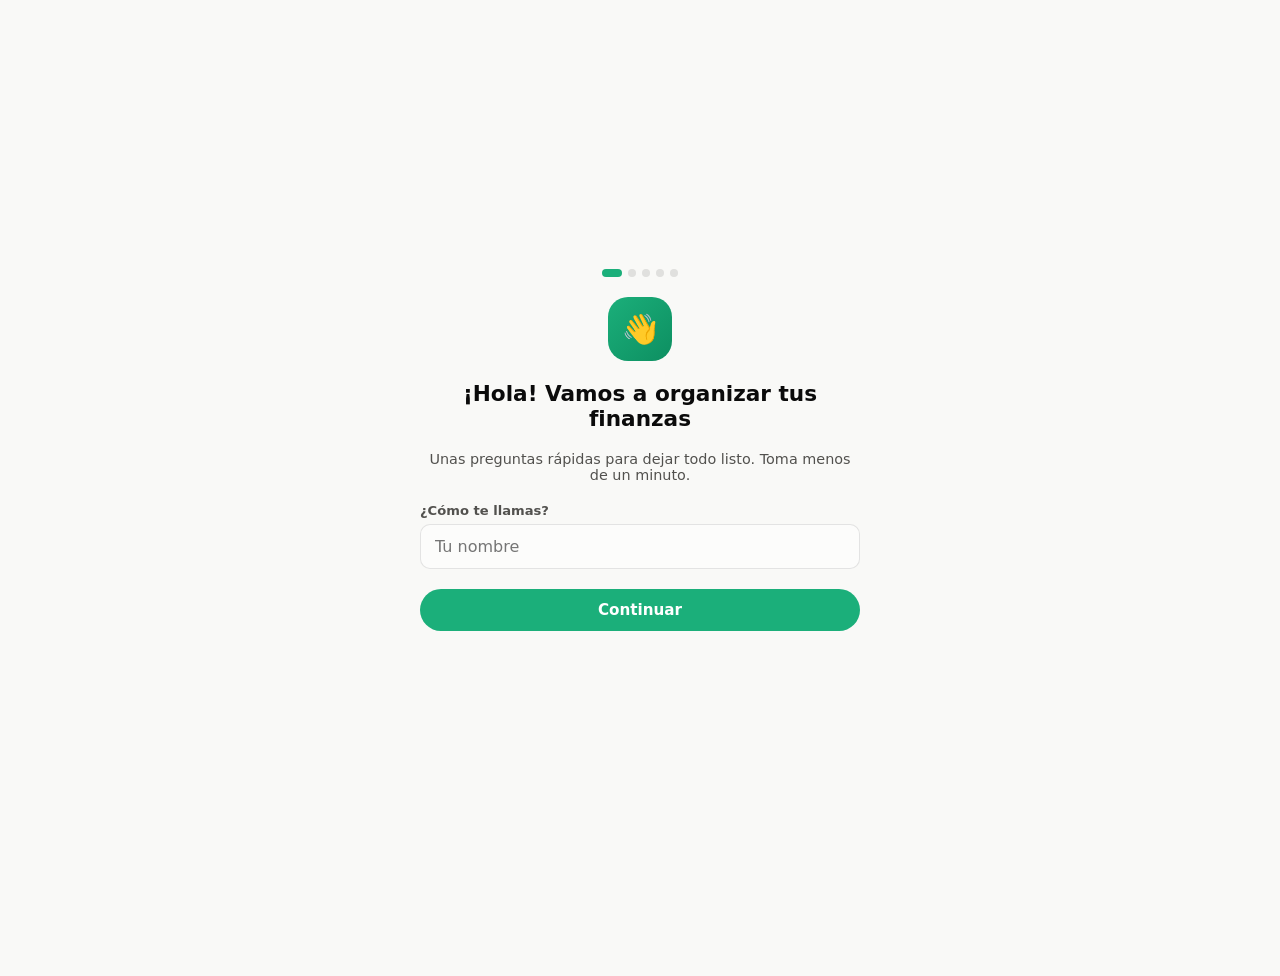
<file: index.html>
<!DOCTYPE html>
<html lang="es">
<head>
<meta charset="UTF-8" />
<meta name="viewport" content="width=device-width, initial-scale=1, viewport-fit=cover, maximum-scale=1" />
<meta name="theme-color" content="#1baf7a" />
<meta name="description" content="Controla tus espacios de dinero, metas y gastos en un solo lugar." />
<title>Mis Finanzas</title>
<link rel="manifest" href="manifest.webmanifest" />
<link rel="icon" href="icons/icon.svg" type="image/svg+xml" />
<link rel="apple-touch-icon" href="icons/icon-maskable.svg" />
<link rel="stylesheet" href="css/styles.css" />
</head>
<body>
<div id="app" role="main"></div>
<div id="toast-root" aria-live="polite"></div>
<div id="modal-root"></div>
<script type="module" src="js/app.js"></script>
</body>
</html>
</file>
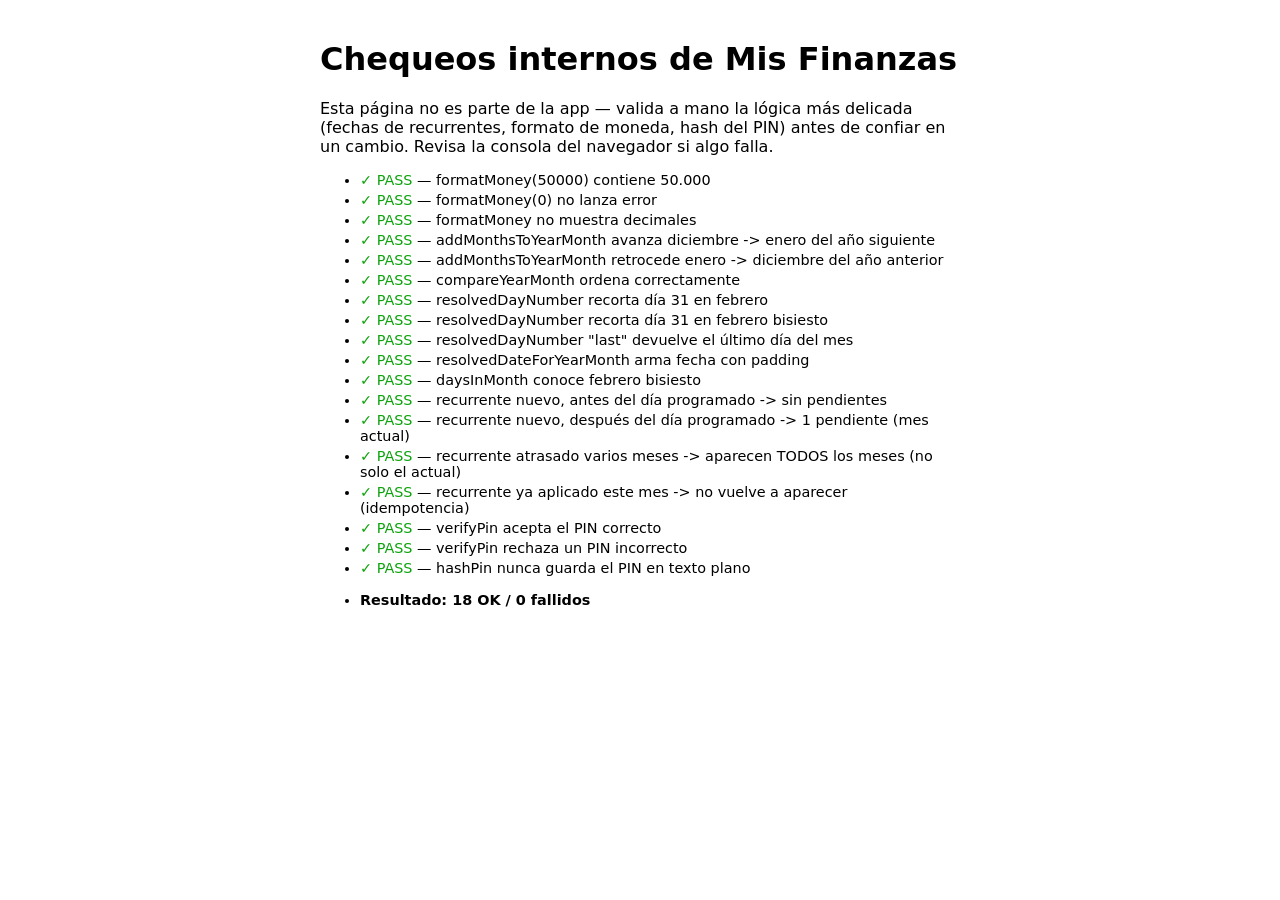
<file: tests.html>
<!DOCTYPE html>
<html lang="es">
<head>
<meta charset="UTF-8" />
<title>Mis Finanzas — chequeos internos</title>
<style>
  body { font-family: system-ui, sans-serif; max-width: 640px; margin: 40px auto; padding: 0 16px; }
  .ok { color: #0ca30c; } .fail { color: #d03b3b; font-weight: 700; }
  li { margin-bottom: 4px; font-size: 0.9rem; }
</style>
</head>
<body>
<h1>Chequeos internos de Mis Finanzas</h1>
<p>Esta página no es parte de la app — valida a mano la lógica más delicada (fechas de recurrentes, formato de moneda, hash del PIN) antes de confiar en un cambio. Revisa la consola del navegador si algo falla.</p>
<ul id="results"></ul>

<script type="module">
  import { formatMoney, addMonthsToYearMonth, compareYearMonth, resolvedDayNumber, resolvedDateForYearMonth, daysInMonth } from "./js/format.js";
  import { computePendingYearMonths } from "./js/db.js";
  import { hashPin, verifyPin } from "./js/crypto-pin.js";

  const list = document.getElementById("results");
  let passCount = 0, failCount = 0;

  function check(name, condition) {
    const li = document.createElement("li");
    if (condition) {
      li.innerHTML = `<span class="ok">✓ PASS</span> — ${name}`;
      passCount++;
    } else {
      li.innerHTML = `<span class="fail">✗ FAIL</span> — ${name}`;
      failCount++;
      console.error("FAIL:", name);
    }
    list.appendChild(li);
    console.assert(condition, name);
  }

  // --- Formato de moneda ---
  check("formatMoney(50000) contiene 50.000", formatMoney(50000).includes("50.000"));
  check("formatMoney(0) no lanza error", formatMoney(0).length > 0);
  check("formatMoney no muestra decimales", !formatMoney(1234.56).includes(","));

  // --- Utilidades de fecha ---
  check("addMonthsToYearMonth avanza diciembre -> enero del año siguiente", addMonthsToYearMonth("2025-12", 1) === "2026-01");
  check("addMonthsToYearMonth retrocede enero -> diciembre del año anterior", addMonthsToYearMonth("2026-01", -1) === "2025-12");
  check("compareYearMonth ordena correctamente", compareYearMonth("2026-02", "2026-10") < 0);
  check("resolvedDayNumber recorta día 31 en febrero", resolvedDayNumber(31, "2025-02") === 28);
  check("resolvedDayNumber recorta día 31 en febrero bisiesto", resolvedDayNumber(31, "2024-02") === 29);
  check('resolvedDayNumber "last" devuelve el último día del mes', resolvedDayNumber("last", "2026-04") === 30);
  check("resolvedDateForYearMonth arma fecha con padding", resolvedDateForYearMonth(5, "2026-03") === "2026-03-05");
  check("daysInMonth conoce febrero bisiesto", daysInMonth(2024, 2) === 29 && daysInMonth(2023, 2) === 28);

  // --- Lógica de recurrentes pendientes ---
  const recNuevo = { dayOfMonth: 10, startYearMonth: "2026-07", lastAppliedYearMonth: null };
  check("recurrente nuevo, antes del día programado -> sin pendientes", computePendingYearMonths(recNuevo, "2026-07", 5).length === 0);
  check("recurrente nuevo, después del día programado -> 1 pendiente (mes actual)", computePendingYearMonths(recNuevo, "2026-07", 15).length === 1);

  const recAtrasado = { dayOfMonth: 1, startYearMonth: "2026-04", lastAppliedYearMonth: null };
  const pendientesAtrasado = computePendingYearMonths(recAtrasado, "2026-07", 20);
  check("recurrente atrasado varios meses -> aparecen TODOS los meses (no solo el actual)", pendientesAtrasado.length === 4 && pendientesAtrasado[0] === "2026-04" && pendientesAtrasado[3] === "2026-07");

  const recAlDia = { dayOfMonth: 1, startYearMonth: "2026-04", lastAppliedYearMonth: "2026-07" };
  check("recurrente ya aplicado este mes -> no vuelve a aparecer (idempotencia)", computePendingYearMonths(recAlDia, "2026-07", 25).length === 0);

  // --- PIN (Web Crypto / PBKDF2) ---
  try {
    const bundle = await hashPin("1234");
    const okMatch = await verifyPin("1234", bundle);
    const okNoMatch = await verifyPin("9999", bundle);
    check("verifyPin acepta el PIN correcto", okMatch === true);
    check("verifyPin rechaza un PIN incorrecto", okNoMatch === false);
    check("hashPin nunca guarda el PIN en texto plano", !JSON.stringify(bundle).includes("1234"));
  } catch (err) {
    check("PBKDF2 (Web Crypto) disponible en este navegador: " + err.message, false);
  }

  const summary = document.createElement("li");
  summary.style.marginTop = "16px";
  summary.style.fontWeight = "700";
  summary.textContent = `Resultado: ${passCount} OK / ${failCount} fallidos`;
  list.appendChild(summary);
</script>
</body>
</html>
</file>
<file: css/styles.css>
/* ==========================================================================
   Mis Finanzas — hoja de estilos base
   Paleta y reglas de color siguen la guía interna de dataviz (ver GUIA.md).
   ========================================================================== */

:root {
  color-scheme: light;

  /* Superficies y tinta */
  --page: #f9f9f7;
  --surface: #ffffff;
  --surface-2: #fcfcfb;
  --ink: #0b0b0b;
  --ink-secondary: #52514e;
  --ink-muted: #898781;
  --gridline: #e1e0d9;
  --baseline: #c3c2b7;
  --border: rgba(11, 11, 11, 0.10);
  --success-text: #006300;

  /* Categórico (identidad de espacios / categorías) — orden fijo, no ciclar */
  --cat-1: #2a78d6; /* azul */
  --cat-2: #eb6834; /* naranja */
  --cat-3: #1baf7a; /* aqua */
  --cat-4: #eda100; /* amarillo */
  --cat-5: #e87ba4; /* magenta */
  --cat-6: #008300; /* verde */
  --cat-7: #4a3aa7; /* violeta */
  --cat-8: #e34948; /* rojo */

  /* Divergente (ingreso vs gasto) */
  --div-pos: #2a78d6; /* ingreso */
  --div-neg: #e34948; /* gasto */
  --div-mid: #f0efec;

  /* Estado (reservado — nunca se reusa como serie) */
  --status-good: #0ca30c;
  --status-warning: #fab219;
  --status-serious: #ec835a;
  --status-critical: #d03b3b;

  /* Marca */
  --brand: #1baf7a;
  --brand-dark: #0d8f61;
  --brand-wash: #e4f7ef;

  /* Layout */
  --radius-sm: 10px;
  --radius: 16px;
  --radius-lg: 22px;
  --radius-pill: 999px;
  --space-1: 4px;
  --space-2: 8px;
  --space-3: 12px;
  --space-4: 16px;
  --space-5: 20px;
  --space-6: 24px;
  --space-8: 32px;
  --shadow-sm: 0 1px 2px rgba(11, 11, 11, 0.06);
  --shadow: 0 4px 16px rgba(11, 11, 11, 0.08);
  --shadow-lg: 0 12px 32px rgba(11, 11, 11, 0.14);
  --nav-h: 64px;
  --font: system-ui, -apple-system, "Segoe UI", Roboto, sans-serif;
}

@media (prefers-color-scheme: dark) {
  :root:not([data-theme="light"]) {
    color-scheme: dark;
    --page: #0d0d0d;
    --surface: #17171a;
    --surface-2: #1a1a19;
    --ink: #ffffff;
    --ink-secondary: #c3c2b7;
    --ink-muted: #898781;
    --gridline: #2c2c2a;
    --baseline: #383835;
    --border: rgba(255, 255, 255, 0.10);
    --success-text: #0ca30c;

    --cat-1: #3987e5;
    --cat-2: #d95926;
    --cat-3: #199e70;
    --cat-4: #c98500;
    --cat-5: #d55181;
    --cat-6: #008300;
    --cat-7: #9085e9;
    --cat-8: #e66767;

    --div-pos: #3987e5;
    --div-neg: #e66767;
    --div-mid: #383835;

    --brand: #1baf7a;
    --brand-dark: #3ad19a;
    --brand-wash: #0f2e24;
  }
}
:root[data-theme="dark"] {
  color-scheme: dark;
  --page: #0d0d0d;
  --surface: #17171a;
  --surface-2: #1a1a19;
  --ink: #ffffff;
  --ink-secondary: #c3c2b7;
  --ink-muted: #898781;
  --gridline: #2c2c2a;
  --baseline: #383835;
  --border: rgba(255, 255, 255, 0.10);
  --success-text: #0ca30c;

  --cat-1: #3987e5;
  --cat-2: #d95926;
  --cat-3: #199e70;
  --cat-4: #c98500;
  --cat-5: #d55181;
  --cat-6: #008300;
  --cat-7: #9085e9;
  --cat-8: #e66767;

  --div-pos: #3987e5;
  --div-neg: #e66767;
  --div-mid: #383835;

  --brand: #1baf7a;
  --brand-dark: #3ad19a;
  --brand-wash: #0f2e24;
}

* { box-sizing: border-box; }
html, body { height: 100%; }
body {
  margin: 0;
  font-family: var(--font);
  background: var(--page);
  color: var(--ink);
  -webkit-tap-highlight-color: transparent;
  overscroll-behavior-y: none;
}
#app {
  min-height: 100vh;
  padding-bottom: calc(var(--nav-h) + env(safe-area-inset-bottom, 0px) + 12px);
}
h1, h2, h3, h4, p { margin: 0; }
button { font-family: inherit; }
input, select, textarea { font-family: inherit; }
a { color: inherit; }
::selection { background: var(--brand); color: #fff; }

.scroll-lock { overflow: hidden; }

/* ---------- Layout genérico de página ---------- */
.page {
  max-width: 560px;
  margin: 0 auto;
  padding: var(--space-4);
  display: flex;
  flex-direction: column;
  gap: var(--space-5);
}
.topbar {
  display: flex;
  align-items: center;
  gap: var(--space-3);
  padding: var(--space-2) 0 var(--space-1);
}
.topbar h1 {
  font-size: 1.15rem;
  font-weight: 700;
  flex: 1;
}
.topbar .icon-btn { flex-shrink: 0; }

/* ---------- Botones ---------- */
.btn {
  appearance: none;
  border: none;
  border-radius: var(--radius-pill);
  padding: 12px 20px;
  font-size: 0.95rem;
  font-weight: 600;
  cursor: pointer;
  display: inline-flex;
  align-items: center;
  justify-content: center;
  gap: 8px;
  transition: transform 0.08s ease, opacity 0.15s ease, background 0.15s ease;
  touch-action: manipulation;
}
.btn:active { transform: scale(0.97); }
.btn-primary { background: var(--brand); color: #fff; }
.btn-primary:hover { background: var(--brand-dark); }
.btn-secondary { background: var(--surface-2); color: var(--ink); border: 1px solid var(--border); }
.btn-danger { background: var(--status-critical); color: #fff; }
.btn-ghost { background: transparent; color: var(--ink-secondary); }
.btn-block { width: 100%; }
.btn-sm { padding: 8px 14px; font-size: 0.85rem; }
.btn[disabled] { opacity: 0.5; pointer-events: none; }

.icon-btn {
  width: 40px;
  height: 40px;
  border-radius: 50%;
  border: none;
  background: var(--surface-2);
  color: var(--ink);
  font-size: 1.1rem;
  display: flex;
  align-items: center;
  justify-content: center;
  cursor: pointer;
  flex-shrink: 0;
}
.icon-btn:active { transform: scale(0.94); }
.icon-btn.ghost { background: transparent; }

.fab {
  position: fixed;
  right: var(--space-5);
  bottom: calc(var(--nav-h) + env(safe-area-inset-bottom, 0px) + var(--space-4));
  width: 58px;
  height: 58px;
  border-radius: 50%;
  background: var(--brand);
  color: #fff;
  border: none;
  font-size: 1.6rem;
  box-shadow: var(--shadow-lg);
  display: flex;
  align-items: center;
  justify-content: center;
  cursor: pointer;
  z-index: 30;
}
.fab:active { transform: scale(0.95); }

/* ---------- Tarjetas ---------- */
.card {
  background: var(--surface);
  border-radius: var(--radius);
  padding: var(--space-4);
  box-shadow: var(--shadow-sm);
  border: 1px solid var(--border);
}
.card-flat { box-shadow: none; }

/* ---------- Total hero ---------- */
.hero-total {
  background: linear-gradient(135deg, var(--brand) 0%, #0d8f61 100%);
  color: #fff;
  border-radius: var(--radius-lg);
  padding: var(--space-6) var(--space-5);
  box-shadow: var(--shadow);
  position: relative;
  overflow: hidden;
}
.hero-total .label {
  font-size: 0.85rem;
  opacity: 0.85;
  font-weight: 600;
  letter-spacing: 0.02em;
  text-transform: uppercase;
}
.hero-total .value {
  font-size: 2.4rem;
  font-weight: 700;
  margin-top: 6px;
  line-height: 1.1;
  word-break: break-word;
}
.hero-total .sub {
  margin-top: var(--space-2);
  font-size: 0.85rem;
  opacity: 0.9;
  display: flex;
  align-items: center;
  gap: 6px;
  background: rgba(255,255,255,0.15);
  border-radius: var(--radius-pill);
  padding: 6px 12px;
  width: fit-content;
  cursor: pointer;
  border: none;
  color: #fff;
}

/* ---------- Tarjeta de espacio ---------- */
.space-card {
  background: var(--surface);
  border-radius: var(--radius);
  padding: var(--space-4);
  box-shadow: var(--shadow-sm);
  border: 1px solid var(--border);
  display: flex;
  flex-direction: column;
  gap: var(--space-3);
  cursor: pointer;
  border-left: 5px solid var(--space-color, var(--cat-1));
}
.space-card-head {
  display: flex;
  align-items: center;
  gap: var(--space-3);
}
.space-icon {
  width: 42px;
  height: 42px;
  border-radius: 12px;
  display: flex;
  align-items: center;
  justify-content: center;
  font-size: 1.3rem;
  background: color-mix(in srgb, var(--space-color, var(--cat-1)) 16%, var(--surface));
  flex-shrink: 0;
}
.space-card-title { flex: 1; min-width: 0; }
.space-card-title .name {
  font-weight: 700;
  font-size: 1rem;
  white-space: nowrap;
  overflow: hidden;
  text-overflow: ellipsis;
}
.space-card-title .balance {
  font-size: 1.25rem;
  font-weight: 700;
  margin-top: 2px;
  font-variant-numeric: tabular-nums;
}
.space-card-title .balance.negativo { color: var(--status-critical); }
.badge-excluida {
  font-size: 0.7rem;
  font-weight: 600;
  color: var(--ink-muted);
  background: var(--surface-2);
  border: 1px solid var(--border);
  border-radius: var(--radius-pill);
  padding: 2px 8px;
  white-space: nowrap;
}
.space-card-actions {
  display: flex;
  gap: var(--space-2);
}
.space-card-actions .btn { flex: 1; }

/* ---------- Meter / barra de meta ---------- */
.meter {
  display: flex;
  flex-direction: column;
  gap: 6px;
}
.meter-row {
  display: flex;
  justify-content: space-between;
  font-size: 0.78rem;
  color: var(--ink-secondary);
}
.meter-track {
  height: 8px;
  border-radius: var(--radius-pill);
  background: color-mix(in srgb, var(--meter-color, var(--brand)) 18%, var(--surface-2));
  overflow: hidden;
}
.meter-fill {
  height: 100%;
  border-radius: var(--radius-pill);
  background: var(--meter-color, var(--brand));
  transition: width 0.4s ease;
}

/* ---------- Navegación inferior ---------- */
.bottom-nav {
  position: fixed;
  left: 0;
  right: 0;
  bottom: 0;
  height: calc(var(--nav-h) + env(safe-area-inset-bottom, 0px));
  padding-bottom: env(safe-area-inset-bottom, 0px);
  background: var(--surface);
  border-top: 1px solid var(--border);
  display: flex;
  z-index: 20;
}
.bottom-nav a {
  flex: 1;
  display: flex;
  flex-direction: column;
  align-items: center;
  justify-content: center;
  gap: 2px;
  text-decoration: none;
  color: var(--ink-muted);
  font-size: 0.68rem;
  font-weight: 600;
}
.bottom-nav a .nav-icon { font-size: 1.25rem; }
.bottom-nav a.active { color: var(--brand); }

/* ---------- Formularios ---------- */
.field {
  display: flex;
  flex-direction: column;
  gap: 6px;
}
.field label {
  font-size: 0.82rem;
  font-weight: 600;
  color: var(--ink-secondary);
}
.field input[type="text"],
.field input[type="number"],
.field input[type="date"],
.field input[type="password"],
.field select,
.field textarea {
  border: 1px solid var(--border);
  background: var(--surface-2);
  border-radius: var(--radius-sm);
  padding: 12px 14px;
  font-size: 1rem;
  color: var(--ink);
  width: 100%;
}
.field textarea { resize: vertical; min-height: 64px; }
.field input:focus, .field select:focus, .field textarea:focus {
  outline: 2px solid var(--brand);
  outline-offset: 1px;
}
.field-hint { font-size: 0.75rem; color: var(--ink-muted); }
.field-error { font-size: 0.78rem; color: var(--status-critical); }

.segmented {
  display: flex;
  background: var(--surface-2);
  border-radius: var(--radius-pill);
  padding: 4px;
  gap: 4px;
}
.segmented button {
  flex: 1;
  border: none;
  background: transparent;
  padding: 10px 12px;
  border-radius: var(--radius-pill);
  font-weight: 600;
  font-size: 0.88rem;
  cursor: pointer;
  color: var(--ink-secondary);
}
.segmented button.active { background: var(--surface); color: var(--ink); box-shadow: var(--shadow-sm); }
.segmented button.active.ingreso { color: var(--div-pos); }
.segmented button.active.gasto { color: var(--div-neg); }

.color-picker { display: flex; flex-wrap: wrap; gap: 10px; }
.color-swatch {
  width: 34px;
  height: 34px;
  border-radius: 50%;
  border: 2px solid transparent;
  cursor: pointer;
  display: flex;
  align-items: center;
  justify-content: center;
  color: #fff;
  font-size: 0.9rem;
}
.color-swatch.selected { border-color: var(--ink); box-shadow: 0 0 0 2px var(--surface); }

.emoji-picker { display: flex; flex-wrap: wrap; gap: 8px; max-height: 160px; overflow-y: auto; }
.emoji-opt {
  width: 40px;
  height: 40px;
  border-radius: 10px;
  border: 1px solid var(--border);
  background: var(--surface-2);
  font-size: 1.2rem;
  cursor: pointer;
  display: flex;
  align-items: center;
  justify-content: center;
}
.emoji-opt.selected { background: var(--brand-wash); border-color: var(--brand); }

/* ---------- Modal / bottom sheet ---------- */
.modal-backdrop {
  position: fixed;
  inset: 0;
  background: rgba(11, 11, 11, 0.45);
  display: flex;
  align-items: flex-end;
  justify-content: center;
  z-index: 50;
  animation: fadeIn 0.15s ease;
}
.modal-sheet {
  background: var(--surface);
  width: 100%;
  max-width: 560px;
  max-height: 88vh;
  overflow-y: auto;
  border-radius: 20px 20px 0 0;
  padding: var(--space-5);
  padding-bottom: calc(var(--space-6) + env(safe-area-inset-bottom, 0px));
  animation: slideUp 0.2s ease;
  display: flex;
  flex-direction: column;
  gap: var(--space-4);
}
.modal-sheet.center {
  margin: auto;
  border-radius: var(--radius-lg);
  max-height: 80vh;
}
.modal-handle {
  width: 40px;
  height: 4px;
  border-radius: var(--radius-pill);
  background: var(--border);
  margin: 0 auto;
}
.modal-head {
  display: flex;
  align-items: center;
  gap: var(--space-3);
}
.modal-head h2 { font-size: 1.1rem; font-weight: 700; flex: 1; }
.modal-actions {
  display: flex;
  gap: var(--space-3);
  position: sticky;
  bottom: 0;
  background: var(--surface);
  padding-top: var(--space-2);
}
@keyframes fadeIn { from { opacity: 0; } to { opacity: 1; } }
@keyframes slideUp { from { transform: translateY(24px); opacity: 0; } to { transform: translateY(0); opacity: 1; } }

/* ---------- Toasts ---------- */
#toast-root {
  position: fixed;
  top: calc(env(safe-area-inset-top, 0px) + 14px);
  left: 0;
  right: 0;
  display: flex;
  flex-direction: column;
  align-items: center;
  gap: 8px;
  z-index: 80;
  pointer-events: none;
}
.toast {
  background: var(--ink);
  color: var(--page);
  padding: 10px 18px;
  border-radius: var(--radius-pill);
  font-size: 0.85rem;
  font-weight: 600;
  box-shadow: var(--shadow);
  animation: fadeIn 0.15s ease;
}

/* ---------- Listas de movimientos ---------- */
.tx-list { display: flex; flex-direction: column; }
.tx-row {
  display: flex;
  align-items: center;
  gap: var(--space-3);
  padding: 12px 0;
  border-bottom: 1px solid var(--gridline);
}
.tx-row:last-child { border-bottom: none; }
.tx-icon {
  width: 38px;
  height: 38px;
  border-radius: 10px;
  background: var(--surface-2);
  display: flex;
  align-items: center;
  justify-content: center;
  font-size: 1.1rem;
  flex-shrink: 0;
}
.tx-info { flex: 1; min-width: 0; }
.tx-info .name { font-weight: 600; font-size: 0.92rem; white-space: nowrap; overflow: hidden; text-overflow: ellipsis; }
.tx-info .meta { font-size: 0.76rem; color: var(--ink-muted); margin-top: 1px; }
.tx-amount { font-weight: 700; font-variant-numeric: tabular-nums; white-space: nowrap; }
.tx-amount.ingreso { color: var(--success-text); }
.tx-amount.gasto { color: var(--status-critical); }
.tx-row-actions { display: flex; gap: 4px; }

.empty-state {
  text-align: center;
  padding: var(--space-8) var(--space-4);
  color: var(--ink-muted);
  display: flex;
  flex-direction: column;
  align-items: center;
  gap: var(--space-2);
}
.empty-state .emoji { font-size: 2.2rem; }
.empty-state p { font-size: 0.9rem; max-width: 30ch; }

/* ---------- Filtros ---------- */
.filter-row {
  display: flex;
  gap: var(--space-2);
  overflow-x: auto;
  padding-bottom: 2px;
  scrollbar-width: none;
}
.filter-row::-webkit-scrollbar { display: none; }
.chip {
  flex-shrink: 0;
  border: 1px solid var(--border);
  background: var(--surface);
  border-radius: var(--radius-pill);
  padding: 8px 14px;
  font-size: 0.82rem;
  font-weight: 600;
  cursor: pointer;
  color: var(--ink-secondary);
  white-space: nowrap;
}
.chip.active { background: var(--brand-wash); border-color: var(--brand); color: var(--brand-dark); }

.search-box {
  display: flex;
  align-items: center;
  gap: 8px;
  background: var(--surface-2);
  border: 1px solid var(--border);
  border-radius: var(--radius-pill);
  padding: 10px 16px;
}
.search-box input {
  border: none;
  background: transparent;
  flex: 1;
  font-size: 0.92rem;
  color: var(--ink);
  outline: none;
}

/* ---------- Stat tiles ---------- */
.stat-row { display: grid; grid-template-columns: repeat(3, 1fr); gap: var(--space-3); }
.stat-tile {
  background: var(--surface);
  border: 1px solid var(--border);
  border-radius: var(--radius);
  padding: var(--space-3);
  display: flex;
  flex-direction: column;
  gap: 4px;
}
.stat-tile .label { font-size: 0.7rem; color: var(--ink-secondary); font-weight: 600; }
.stat-tile .value { font-size: 1.05rem; font-weight: 700; font-variant-numeric: tabular-nums; }
.stat-tile.ingreso .value { color: var(--success-text); }
.stat-tile.gasto .value { color: var(--status-critical); }

/* ---------- Gráficas ---------- */
.chart-card { display: flex; flex-direction: column; gap: var(--space-3); }
.chart-head { display: flex; justify-content: space-between; align-items: center; gap: var(--space-2); }
.chart-head h3 { font-size: 0.95rem; font-weight: 700; }
.legend { display: flex; gap: var(--space-4); flex-wrap: wrap; font-size: 0.78rem; color: var(--ink-secondary); }
.legend-item { display: flex; align-items: center; gap: 6px; }
.legend-dot { width: 10px; height: 10px; border-radius: 50%; flex-shrink: 0; }
.chart-tooltip {
  position: absolute;
  background: var(--ink);
  color: var(--page);
  font-size: 0.75rem;
  font-weight: 600;
  padding: 6px 10px;
  border-radius: 8px;
  pointer-events: none;
  white-space: nowrap;
  transform: translate(-50%, -110%);
  z-index: 5;
  box-shadow: var(--shadow-sm);
}
.chart-wrap { position: relative; }
.category-bar-row { display: flex; align-items: center; gap: var(--space-3); padding: 6px 0; }
.category-bar-row .cat-label { width: 108px; flex-shrink: 0; font-size: 0.8rem; color: var(--ink-secondary); white-space: nowrap; overflow: hidden; text-overflow: ellipsis; }
.category-bar-row .cat-track { flex: 1; height: 14px; border-radius: var(--radius-pill); background: var(--surface-2); overflow: hidden; }
.category-bar-row .cat-fill { height: 100%; border-radius: var(--radius-pill); }
.category-bar-row .cat-value { width: 90px; text-align: right; flex-shrink: 0; font-size: 0.8rem; font-weight: 700; font-variant-numeric: tabular-nums; }

.link-btn {
  background: none;
  border: none;
  color: var(--brand-dark);
  font-weight: 600;
  font-size: 0.82rem;
  cursor: pointer;
  padding: 4px;
}

table.data-table { width: 100%; border-collapse: collapse; font-size: 0.82rem; }
table.data-table th, table.data-table td { text-align: left; padding: 8px 6px; border-bottom: 1px solid var(--gridline); }
table.data-table th { color: var(--ink-secondary); font-weight: 600; }
table.data-table td.num { text-align: right; font-variant-numeric: tabular-nums; }
.table-scroll { overflow-x: auto; }

/* ---------- Calendario ---------- */
.cal-head { display: flex; align-items: center; justify-content: space-between; }
.cal-head h2 { font-size: 1.05rem; font-weight: 700; }
.cal-grid { display: grid; grid-template-columns: repeat(7, 1fr); gap: 4px; }
.cal-dow { text-align: center; font-size: 0.68rem; color: var(--ink-muted); font-weight: 700; padding-bottom: 4px; }
.cal-day {
  aspect-ratio: 1;
  border-radius: 10px;
  display: flex;
  flex-direction: column;
  align-items: center;
  justify-content: center;
  font-size: 0.78rem;
  background: var(--surface-2);
  color: var(--ink-secondary);
  position: relative;
  gap: 2px;
}
.cal-day.empty { background: transparent; }
.cal-day.today { outline: 2px solid var(--brand); font-weight: 700; color: var(--ink); }
.cal-day .dot-row { display: flex; gap: 2px; }
.cal-day .dot { width: 5px; height: 5px; border-radius: 50%; }

.pending-item {
  display: flex;
  align-items: center;
  gap: var(--space-3);
  padding: var(--space-3);
  background: var(--surface);
  border: 1px solid var(--border);
  border-radius: var(--radius);
}
.pending-item .info { flex: 1; min-width: 0; }
.pending-item .info .t { font-weight: 700; font-size: 0.9rem; }
.pending-item .info .s { font-size: 0.76rem; color: var(--ink-muted); }
.pending-item .actions { display: flex; gap: 6px; }

/* ---------- Onboarding / Lock ---------- */
.centered-flow {
  min-height: 100vh;
  display: flex;
  flex-direction: column;
  justify-content: center;
  padding: var(--space-6) var(--space-5);
  max-width: 480px;
  margin: 0 auto;
  gap: var(--space-5);
}
.brand-mark {
  width: 64px;
  height: 64px;
  border-radius: 20px;
  background: linear-gradient(135deg, var(--brand), var(--brand-dark));
  display: flex;
  align-items: center;
  justify-content: center;
  font-size: 1.8rem;
  color: #fff;
  margin: 0 auto;
}
.step-dots { display: flex; gap: 6px; justify-content: center; }
.step-dots .d { width: 8px; height: 8px; border-radius: 50%; background: var(--border); }
.step-dots .d.active { background: var(--brand); width: 20px; border-radius: var(--radius-pill); transition: all 0.2s ease; }
.option-list { display: flex; flex-direction: column; gap: 10px; }
.option-card {
  display: flex;
  align-items: center;
  gap: 12px;
  border: 1px solid var(--border);
  background: var(--surface);
  border-radius: var(--radius);
  padding: 14px 16px;
  cursor: pointer;
  text-align: left;
}
.option-card.selected { border-color: var(--brand); background: var(--brand-wash); }
.option-card .emoji { font-size: 1.3rem; }
.option-card .txt { font-weight: 600; font-size: 0.92rem; }

.pin-dots { display: flex; gap: 14px; justify-content: center; }
.pin-dots .p { width: 16px; height: 16px; border-radius: 50%; border: 2px solid var(--ink-muted); }
.pin-dots .p.filled { background: var(--brand); border-color: var(--brand); }
.keypad { display: grid; grid-template-columns: repeat(3, 1fr); gap: 12px; max-width: 280px; margin: 0 auto; width: 100%; }
.keypad button {
  aspect-ratio: 1;
  border-radius: 50%;
  border: 1px solid var(--border);
  background: var(--surface);
  font-size: 1.3rem;
  font-weight: 600;
  cursor: pointer;
  display: flex;
  align-items: center;
  justify-content: center;
}
.keypad button:active { background: var(--surface-2); }
.keypad button.wide { font-size: 0.9rem; border: none; background: transparent; }

.banner-warning {
  background: color-mix(in srgb, var(--status-warning) 16%, var(--surface));
  border: 1px solid color-mix(in srgb, var(--status-warning) 40%, transparent);
  border-radius: var(--radius);
  padding: var(--space-3) var(--space-4);
  font-size: 0.84rem;
  color: var(--ink);
  display: flex;
  gap: 10px;
  align-items: flex-start;
}
.banner-warning .emoji { font-size: 1.1rem; }

.section-title {
  font-size: 0.78rem;
  font-weight: 700;
  color: var(--ink-muted);
  text-transform: uppercase;
  letter-spacing: 0.03em;
  padding: 0 2px;
}

.settings-row {
  display: flex;
  align-items: center;
  gap: var(--space-3);
  padding: 14px 4px;
  border-bottom: 1px solid var(--gridline);
  cursor: pointer;
  background: none;
  border-left: none;
  border-right: none;
  border-top: none;
  width: 100%;
  text-align: left;
  color: inherit;
}
.settings-row:last-child { border-bottom: none; }
.settings-row .emoji { font-size: 1.15rem; width: 26px; text-align: center; }
.settings-row .txt { flex: 1; }
.settings-row .txt .t { font-weight: 600; font-size: 0.92rem; }
.settings-row .txt .s { font-size: 0.76rem; color: var(--ink-muted); margin-top: 1px; }
.settings-row .chev { color: var(--ink-muted); }

.switch {
  width: 44px;
  height: 26px;
  border-radius: var(--radius-pill);
  background: var(--border);
  position: relative;
  cursor: pointer;
  border: none;
  flex-shrink: 0;
}
.switch::after {
  content: "";
  position: absolute;
  top: 3px;
  left: 3px;
  width: 20px;
  height: 20px;
  border-radius: 50%;
  background: #fff;
  transition: transform 0.15s ease;
  box-shadow: 0 1px 3px rgba(0,0,0,0.2);
}
.switch.on { background: var(--brand); }
.switch.on::after { transform: translateX(18px); }

.avatar-circle {
  width: 56px;
  height: 56px;
  border-radius: 50%;
  background: var(--brand-wash);
  color: var(--brand-dark);
  display: flex;
  align-items: center;
  justify-content: center;
  font-size: 1.4rem;
  font-weight: 700;
  flex-shrink: 0;
}

.update-banner {
  position: fixed;
  bottom: calc(var(--nav-h) + env(safe-area-inset-bottom, 0px) + 10px);
  left: var(--space-4);
  right: var(--space-4);
  max-width: 528px;
  margin: 0 auto;
  background: var(--ink);
  color: var(--page);
  border-radius: var(--radius);
  padding: 12px 16px;
  display: flex;
  align-items: center;
  gap: 10px;
  box-shadow: var(--shadow-lg);
  z-index: 60;
  font-size: 0.85rem;
}
.update-banner button { flex-shrink: 0; }

@media (min-width: 640px) {
  .stat-row { grid-template-columns: repeat(3, 1fr); }
  .hero-total .value { font-size: 2.8rem; }
}
</file>
